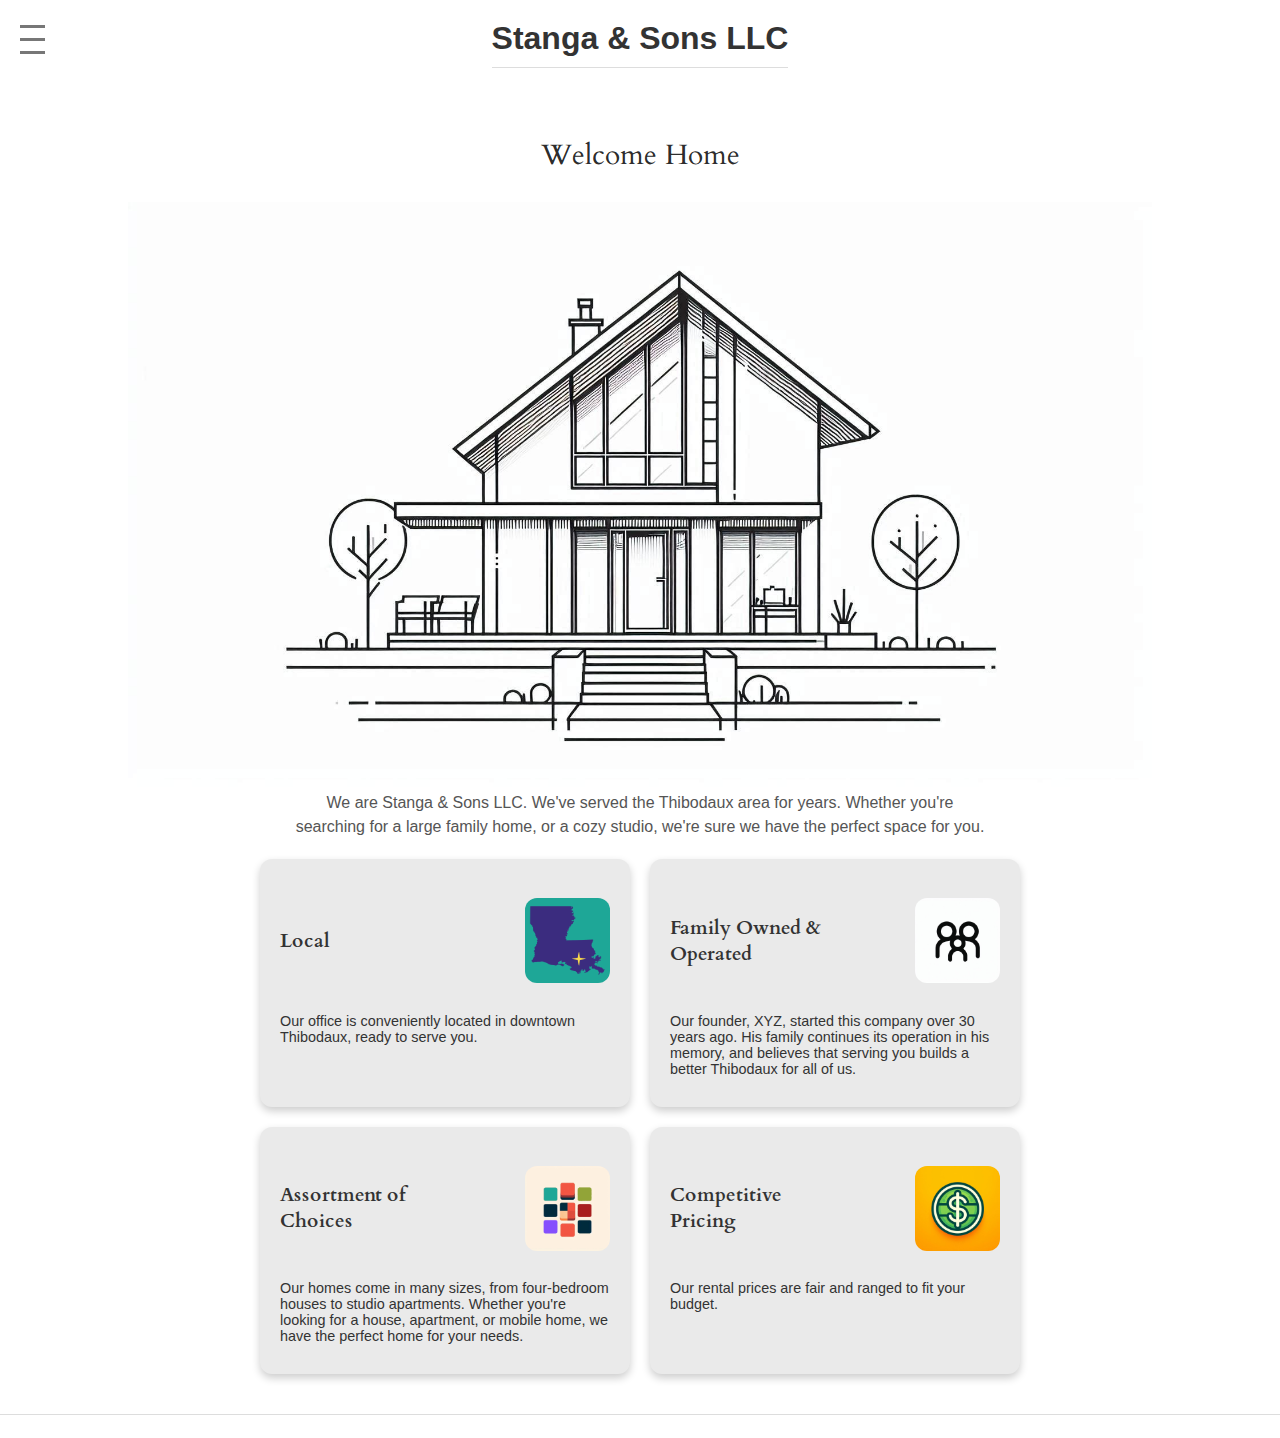
<file: index.html>
<!DOCTYPE html>
<html lang="en">
<head>
    <meta charset="UTF-8">
    <meta http-equiv="refresh" content="0; url=home.html">
    <link rel="icon" type="image/png" sizes="32x32" href="Website Images/FaviconLarge.JPG">
    <link rel="icon" type="image/png" sizes="16x16" href="Website Images/FaviconSmall.png">
    <title>Redirecting...</title>
    <link rel="preconnect" href="https://fonts.googleapis.com">
    <link rel="preconnect" href="https://fonts.gstatic.com" crossorigin>
    <link href="https://fonts.googleapis.com/css2?family=Cardo:ital,wght@0,400;0,700;1,400&display=swap" rel="stylesheet">
    <style>
        body {
            font-family: 'Cardo', serif;
            margin: 0;
            padding: 0;
            background-color: #fff;
            color: #000;
            text-align: center;
            padding-top: 100px;
        }
        p {
            margin-top: 20px;
        }
        a {
            color: #007bff;
            text-decoration: none;
        }
    </style>
</head>
<body>
    <p>If you are not redirected automatically, <a href="home.html">click here</a>.</p>
    <script src="scripts.js"></script>
</body>
</html>
</file>
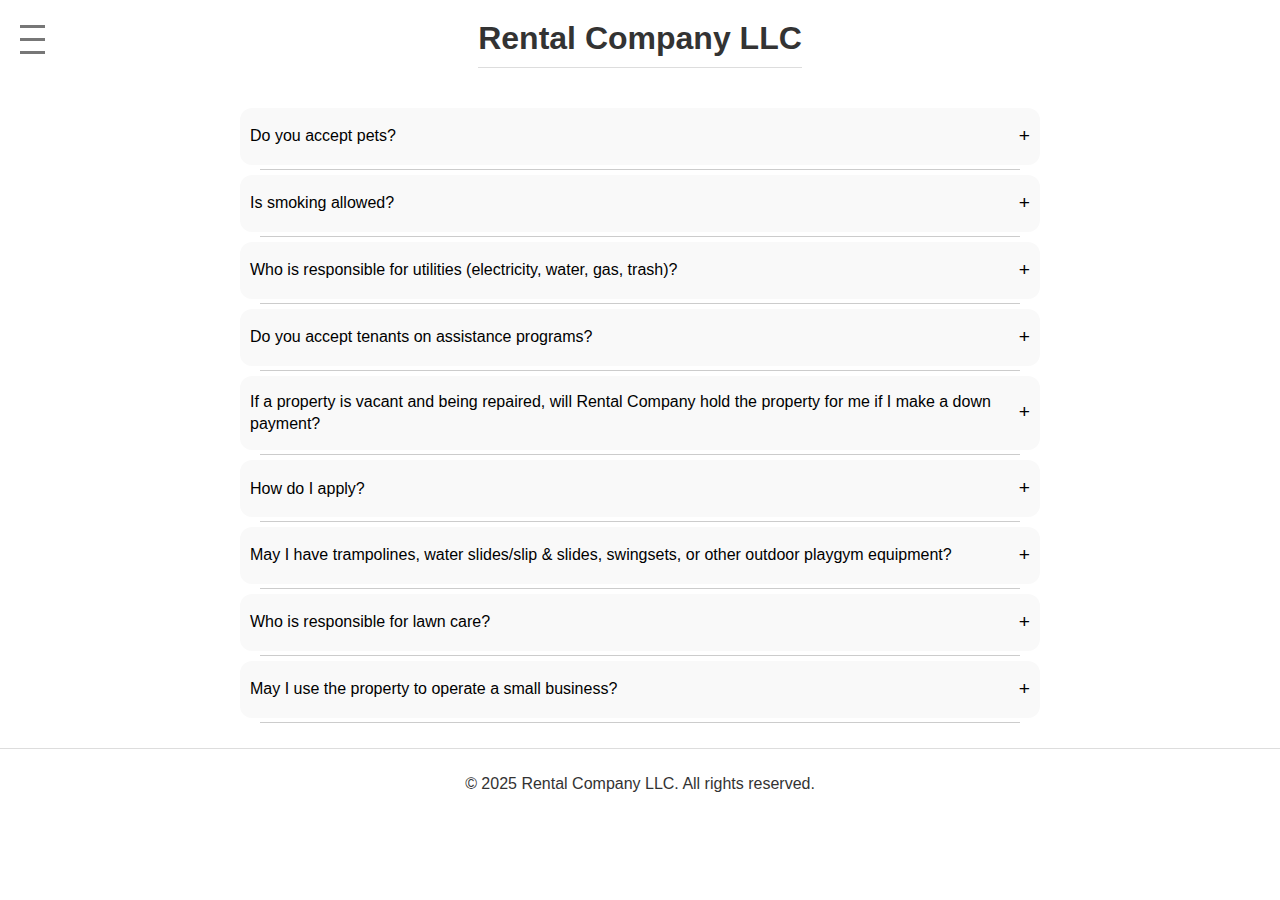
<file: faq.html>
<!DOCTYPE html>
<html lang="en">
<head>
    <meta charset="UTF-8">
    <meta name="viewport" content="width=device-width, initial-scale=1.0">
    <meta name="theme-color" content="#ffffff">
    <title>FAQ - Stanga & Sons LLC</title>
    <link rel="stylesheet" href="styles.css">
    <link href="https://fonts.googleapis.com/css2?family=Cardo&display=swap" rel="stylesheet">
</head>
<body>
    <header>
        <h1>Rental Company LLC</h1>
        <div class="hamburger">
            <div></div>
            <div></div>
            <div></div>
        </div>
    </header>
    <nav id="mySidenav" class="sidenav">
        <a href="javascript:void(0)" class="closebtn">×</a>
        <a href="index.html" class="nav-link-spacer">Home</a>
        <a href="faq.html">FAQ</a>
        <a href="vacancies.html">Vacancies</a>
        <a href="contact.html">Contact</a>
    </nav>
    <main>
        <section class="faq-section">
            <!-- FAQ Item 1 -->
            <div class="faq-item">
                <button class="faq-question">
                    <span>Do you accept pets?</span>
                    <span class="toggle-icon"></span>
                </button>
                <div class="faq-answer">
                  <div class ="faq-answer-inner">
                    <p>We do not accept pets.</p>
                  </div>
                </div>
            </div>

            <!-- FAQ Item 2 -->
            <div class="faq-item">
              <button class="faq-question">
                  <span>Is smoking allowed?</span>
                  <span class="toggle-icon"></span>
              </button>
              <div class="faq-answer">
                <div class ="faq-answer-inner">
                  <p>Smoking of any kind is prohibited.</p>
                </div>
              </div>
          </div>

            <!-- FAQ Item 3 -->
            <div class="faq-item">
              <button class="faq-question">
                  <span>Who is responsible for utilities (electricity, water, gas, trash)?</span>
                  <span class="toggle-icon"></span>
              </button>
              <div class="faq-answer">
                <div class ="faq-answer-inner">
                  <p>The tenant is responsible for all utilities unless otherwise stipulated.</p>
                </div>
              </div>
          </div>

            <!-- FAQ Item 4 -->
            <div class="faq-item">
              <button class="faq-question">
                  <span>Do you accept tenants on assistance programs?</span>
                  <span class="toggle-icon"></span>
              </button>
              <div class="faq-answer">
                <div class ="faq-answer-inner">
                  <p>We accepts tenants with access to a voucher from select public housing programs. Please inquire for more details.</p>
                </div>
              </div>
          </div>

            <!-- FAQ Item 5 -->
            <div class="faq-item">
              <button class="faq-question">
                  <span>If a property is vacant and being repaired, will Rental Company hold the property for me if I make a down payment?</span>
                  <span class="toggle-icon"></span>
              </button>
              <div class="faq-answer">
                <div class ="faq-answer-inner">
                  <p>We do not accept deposits until we sign a lease for the property, and we do not sign leases until the property is move-in ready.</p>
                </div>
              </div>
          </div>

            <!-- FAQ Item 6 -->
            <div class="faq-item">
              <button class="faq-question">
                  <span>How do I apply?</span>
                  <span class="toggle-icon"></span>
              </button>
              <div class="faq-answer">
                <div class ="faq-answer-inner">
                  <p>See our Contact page.</p>
                </div>
              </div>
          </div>

            <!-- FAQ Item 7 -->
            <div class="faq-item">
              <button class="faq-question">
                  <span>May I have trampolines, water slides/slip & slides, swingsets, or other outdoor playgym equipment?</span>
                  <span class="toggle-icon"></span>
              </button>
              <div class="faq-answer">
                <div class ="faq-answer-inner">
                  <p>Unfortunately, these are prohibited due to the liability issues they pose.</p>
                </div>
              </div>
          </div>

            <!-- FAQ Item 8 -->
            <div class="faq-item">
              <button class="faq-question">
                  <span>Who is responsible for lawn care?</span>
                  <span class="toggle-icon"></span>
              </button>
              <div class="faq-answer">
                <div class ="faq-answer-inner">
                  <p>The tenant is responsible for lawn care. Rental Company may provide grass cutting services, but we will charge a fee (based on yard size).</p>
                </div>
              </div>
          </div>

            <!-- FAQ Item 9 -->
            <div class="faq-item">
              <button class="faq-question">
                  <span>May I use the property to operate a small business?</span>
                  <span class="toggle-icon"></span>
              </button>
              <div class="faq-answer">
                <div class ="faq-answer-inner">
                  <p>Our residential properties are for residential use only. We do have an office with available space to use for commercial purposes. Please contact us if interested.</p>
                </div>
              </div>
          </div>
        </section>
    </main>

    <footer>
        <p>© 2025 Rental Company LLC. All rights reserved.</p>
    </footer>

    <script>
      document.addEventListener('DOMContentLoaded', () => {
          const faqQuestions = document.querySelectorAll('.faq-question');
          
          faqQuestions.forEach(questionBtn => {
              questionBtn.addEventListener('click', () => {
                  const faqItem = questionBtn.closest('.faq-item');
                  const answer = faqItem.querySelector('.faq-answer');
                  const answerInner = answer.querySelector('.faq-answer-inner');
                  
                  const isActive = faqItem.classList.toggle('active');
                  
                  if (isActive) {
                      answer.style.height = `${answerInner.scrollHeight}px`;
                  } else {
                      answer.style.height = `${answer.scrollHeight}px`;
                      setTimeout(() => {
                          answer.style.height = '0';
                      }, 0);
                  }
              });
          });
      });
      </script>
    
    <script src="scripts.js"></script>
</body>
</html>
</file>
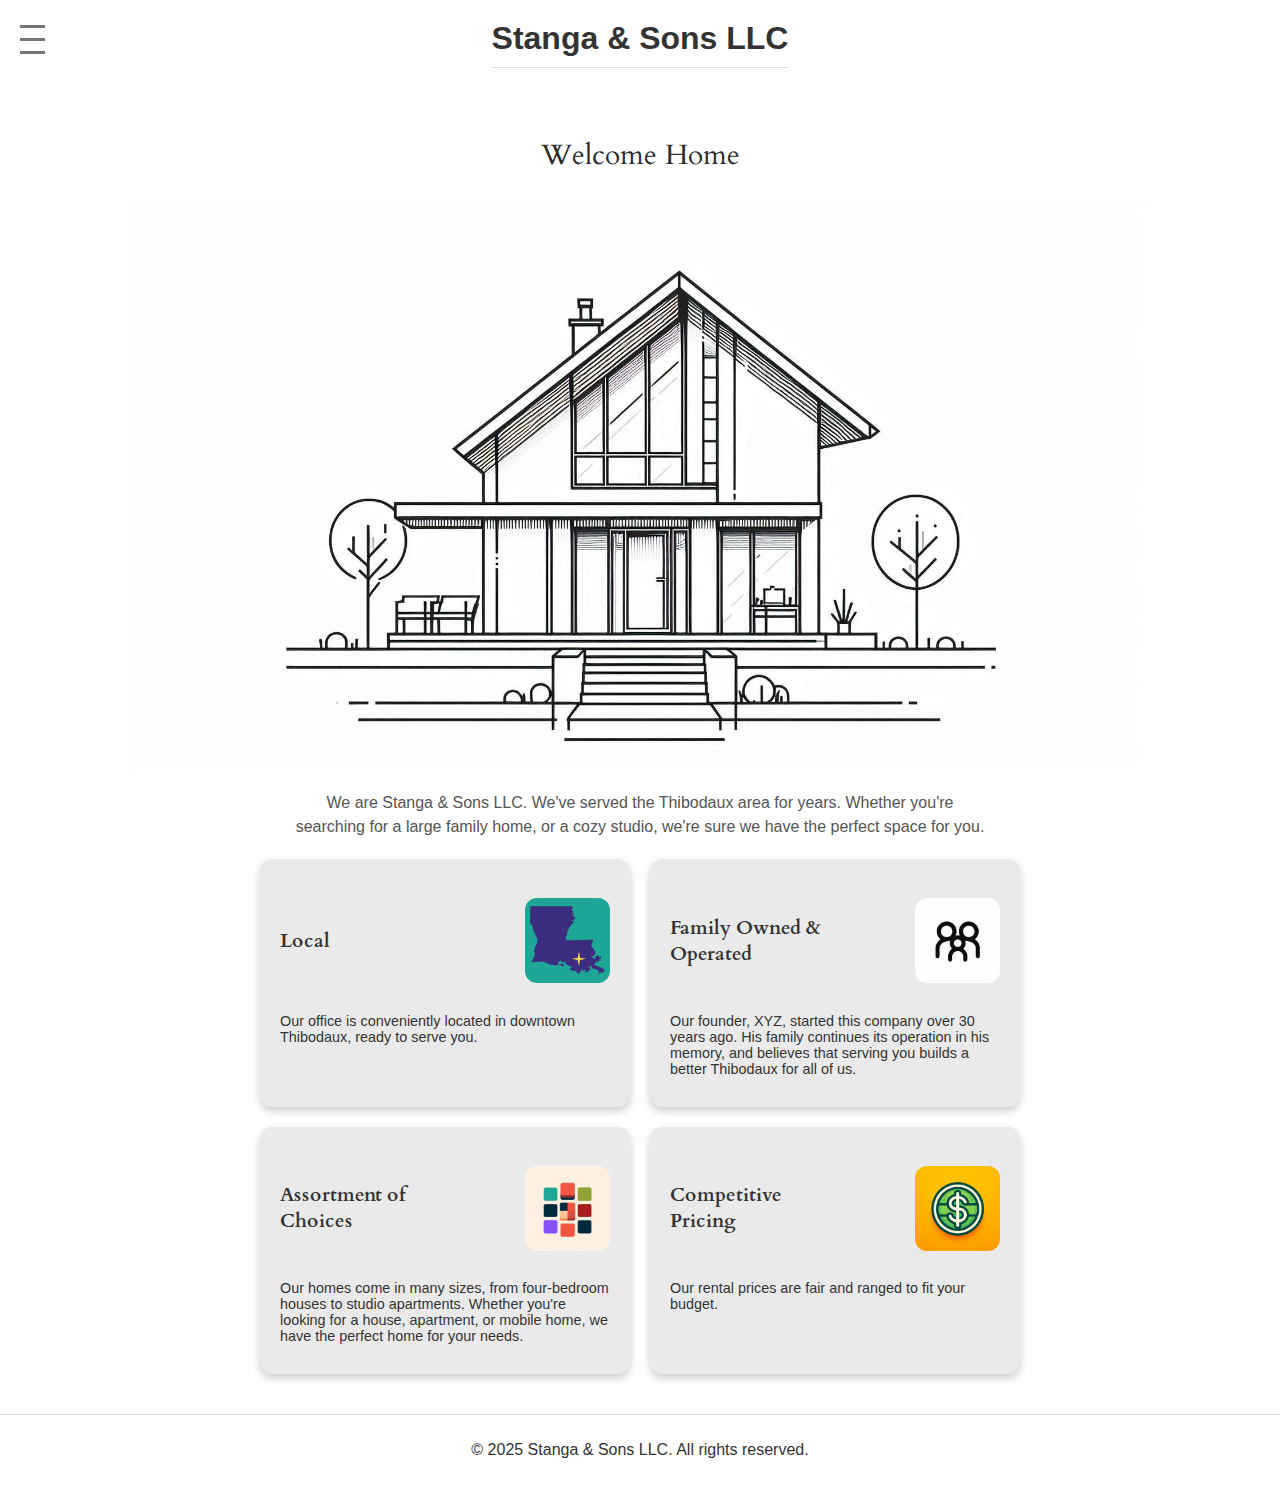
<file: home.html>
<!DOCTYPE html>
<html lang="en">
<head>
    <meta charset="UTF-8">
    <meta name="viewport" content="width=device-width, initial-scale=1.0">
    
    <!-- Fix for iPhone top bar color -->
    <meta name="theme-color" content="#ffffff">
    <meta name="apple-mobile-web-app-capable" content="yes">
    <meta name="apple-mobile-web-app-status-bar-style" content="default">
    <title>Stanga & Sons LLC</title>
    <link rel="stylesheet" href="styles.css">
    <link rel="icon" type="image/x-icon" href="Website Images/favicon.ico">
    <link rel="icon" type="image/png" href="Website Images/favicon-96x96.png" sizes="96x96">
    <link rel="icon" type="image/svg+xml" href="Website Images/favicon.svg">
    <link rel="mask-icon" href="Website Images/safari-pinned-tab.svg" color="#5bbad5" fill="currentColor">
    <link rel="shortcut icon" href="Website Images/favicon.ico">
    <link rel="manifest" href="Website Images/site.webmanifest">
    <!-- Light Mode Favicon -->
    <link rel="icon" type="image/png" href="Website Images/favicon-light.png" media="(prefers-color-scheme: light)">
    <link rel="apple-touch-icon" sizes="180x180" href="Website Images/apple-touch-icon-light.png" media="(prefers-color-scheme: light)">
    <!-- Dark Mode Favicon -->
    <link rel="icon" type="image/png" href="Website Images/favicon-dark.png" media="(prefers-color-scheme: dark)">
    <link rel="apple-touch-icon" sizes="180x180" href="Website Images/apple-touch-icon-dark.png" media="(prefers-color-scheme: dark)">
    <link href="https://fonts.googleapis.com/css2?family=Cardo&display=swap" rel="stylesheet">
</head>

<body>
    <div class="container">
        <header>
            <h1>Stanga & Sons LLC</h1>
        </header>
        <!-- Hamburger Menu Button -->
        <div class="hamburger" class="mobile-hamburger">
            <div></div>
            <div></div>
            <div></div>
        </div>
        <!-- Navigation -->
        <nav id="mySidenav" class="sidenav hidden">
            <a href="javascript:void(0)" class="closebtn">&times;</a>
            <a href="index.html" class="nav-link-spacer">Home</a>
            <a href="faq.html">FAQ</a>
            <a href="vacancies.html">Vacancies</a>
            <a href="contact.html">Contact</a>
        </nav>

        <!-- Main Content -->
        <main>
            <section class="welcome-section">
                <p>Welcome Home</p>
            </section>
            <section class="centered-section">
                <img src="Website Images/HouseLightMode.png" alt="House Sketch" class="house-sketch" id="house-sketch" style="width:100%">
                <p>We are Stanga & Sons LLC. We've served the Thibodaux area for years. Whether you're searching for a large family home, or a cozy studio, we're sure we have the perfect space for you.</p>
            </section>
            <!-- About Us Section -->
            <section class="about-us-section">
                <div class="about-us-box">
                    <h3 class="about-us-title">
                        Local <img src="Website Images/LocalGlyph.jpg" alt="Local Icon" class="icon">
                    </h3>
                    <p>Our office is conveniently located in downtown Thibodaux, ready to serve you.</p>
                </div>
                <div class="about-us-box">
                    <h3 class="about-us-title">
                        Family Owned & Operated <img src="Website Images/FamilyGlyph.png" alt="Family Icon" class="icon">
                    </h3>
                    <p>Our founder, XYZ, started this company over 30 years ago. His family continues its operation in his memory, and believes that serving you builds a better Thibodaux for all of us.</p>
                </div>
                <div class="about-us-box">
                    <h3 class="about-us-title">
                        Assortment of Choices <img src="Website Images/ChoiceGlyph.jpg" alt="Assortment Icon" class="icon">
                    </h3>
                    <p>Our homes come in many sizes, from four-bedroom houses to studio apartments. Whether you're looking for a house, apartment, or mobile home, we have the perfect home for your needs.</p>
                </div>
                <div class="about-us-box">
                    <h3 class="about-us-title">
                        Competitive Pricing <img src="Website Images/PriceGlyph.jpg" alt="Price Icon" class="icon">
                    </h3>
                    <p>Our rental prices are fair and ranged to fit your budget.</p>
                </div>
            </section>
        </main>
    </div>
    <!-- Footer (can be left full width or also wrapped in a container depending on your design) -->
    <footer>
        <p>&copy; 2025 Stanga & Sons LLC. All rights reserved.</p>
    </footer>
    <script src="scripts.js"></script>
</body>
</html>
</file>
<file: styles.css>
/* Global Box-Sizing Fix */
*,
*::before,
*::after {
    box-sizing: border-box;
}

@font-face {
    font-family: 'Decovar Draw';
    src: url('https://s3-us-west-2.amazonaws.com/s.cdpn.io/209981/DecovarDRAW-VF.ttf');
}

/* General Styles */
body {
    font-family: 'Open Sans', sans-serif;
    margin: 0;
    padding: 0;
    background-color: #ffffff;
    color: #333; /* Text color */
    display: flex;
    flex-direction: column;
    align-items: center;
}

.container {
    width: 80%;
    margin: 0 auto;
    overflow: visible;
}

/* Header Styles */
header {
    background: #ffffff;
    color: #333;
    padding: 20px 0;
    text-align: center;
    /* Remove the border from here */
}

header h1 {
    margin: 0;
    display: inline-block;  /* So the border only covers the text */
    padding-bottom: 10px;
    border-bottom: 1px solid #ddd;
}

/* Navigation Styles */
.sidenav.hidden {
    transform: translateX(-100%); /* Hide the menu by default */
}

nav {
    height: 100%;
    width: 250px; /* Default width for the menu */
    position: fixed;
    z-index: 1;
    top: 0;
    left: 0;
    background-color: #000000;
    overflow-x: hidden;
    transform: translateX(-100%); /* Default state after load */
    transition: transform 0.3s ease-in-out;
    padding-top: 60px;
}

nav.open {
    transform: translateX(0); /* Open state */
}

nav a {
    padding: 8px 8px 8px 32px;
    text-decoration: none;
    font-size: 25px;
    color: #ffffff;
    display: block;
    transition: background-color 0.8s, color 0.3s;
}

nav a:not(.closebtn) {
    /* When not hovered, use a slower transition for the reverse (unhover) effect */
    transition: transform 0.4s ease-out;
}

nav a:not(.closebtn):hover {
    transform: translateX(40px);
    /* When hovered, use a quicker transition to slide in */
    transition: transform 0.2s ease-in;
}

nav .closebtn {
    position: absolute;
    top: 5px; /* Adjusted to more closely align with the center of the hamburger menu */
    right: 25px;
    font-size: 36px;
    margin-left: 50px;
}

.nav-home-link {
    margin-top: 20px;
}

.nav-link-spacer {
    margin-top: 20px;
}

@media screen and (max-height: 450px) {
    nav {
        padding-top: 15px;
    }
    nav a {
        font-size: 18px;
    }
}

/* Main Content Styles */
main {
    padding: 20px 0;
}

.welcome-section {
    text-align: center; /* Align text in center of page */
    font-family: 'Cardo', serif; /* Apply Cardo font */
    font-size: 28px;
    color: #202020f6;
    max-width: 500px;
    margin: 0 auto;
}

.centered-section {
    text-align: center; /* Align text in center of page */
    max-width: 1200px; /* This controls the size of the house sketch on the home page */
    margin: 0 auto;
}

.centered-section img.House Sketch {
    width: 100%; /* Increase the width to make the image larger */
    max-width: none; /* Remove any previous max-width limitations */
    height: auto; /* Maintains the aspect ratio of the image */
    display: block; /* Ensures image behaves as a block element */
    margin: 20px auto 0; /* Centers the image horizontally and adds top margin */
}

section.centered-section p.decades-section {
    text-align: center;
    font-family: 'Cardo', serif;
    font-size: 23px; /* Increase the font size */
    color: #202020f6;
    max-width: 500px;
    margin: 0 auto;
    margin-bottom: 20px;
}

/* Apply more spacing between paragraphs */
section.centered-section p + p {
    margin-top: 20px;
}

.centered-section p {
    font-size: 1em; /* Reduced font size */
    color: #555;
    margin-top: 10px;
    max-width: 700px; /* Adjust the max-width to control paragraph width */
    margin: 0 auto; /* Center the paragraph */
    line-height: 1.5;
}
/* Vacant Properties Section */
.vacancy-title {
    font-size: 28px; /* Adjust font size */
    margin-bottom: 2px;
    color: #202020f6; /* Adjust text color */
    font-family: 'Cardo', serif; /* Apply Cardo font */
}

.vacancy-description {
    font-size: 22px; /* Reduced font size */
    color: #202020f6; /* Adjust text color */
    margin-bottom: 100px;
    font-family: 'Cardo', serif; /* Apply Cardo font */
}

.vacancy-section {
    text-align: center; /* Align text in center of page */
    font-family: 'Cardo', serif; /* Apply Cardo font */
    font-size: 22px;
    color: #202020f6;
    max-width: 500px;
    margin: 0 auto;
    margin-bottom: 100px;
}

/* Property Description */
.property-description {
    font-size: 18px; /* Reduced font size */
    color: #202020f6; /* Adjust text color */
    font-family: 'Helvetica', sans-serif; /* Apply Helvetica font */
    margin-bottom: 10px;
}

.zillow-logo {
    font-family: 'Helvetica', sans-serif; /* Apply Helvetica font */
    width: 150px;
    height: auto;
    margin-top: 5px;
    transition: transform 0.3s ease;
}

.zillow-logo:hover {
    transform: scale(1.1);
}

/* About Us Section */
.about-us-section {
    display: grid;
    grid-template-columns: repeat(2, 1fr);
    gap: 20px;
    max-width: 800px;
    margin: 0 auto;
    padding: 20px;
    background-color: #ffffff;
    border-radius: 12px;
}

.about-us-box {
    background-color: #eaeaea;
    border-radius: 12px;
    box-shadow: 0 4px 8px rgba(0, 0, 0, 0.2);
    padding: 20px;
    box-sizing: content-box;
    display: flex;
    flex-direction: column;
    align-items: left;
    text-align: left;
    position: relative;
}

.about-us-title {
    font-family: 'Cardo', serif; /* Apply Cardo font */
    font-size: 1.2em; /* Increase the font size */
    display: flex;
    align-items: center;
    justify-content: space-between;
    width: 100%;
}

.icon {
    width: 85px;
    height: auto;
    margin-left: 90px; /* Adjust this value to push the icon further right */
    border-radius: 12px;
}

.about-us-box p {
    margin: 10px 0;
    font-size: 0.9em; /* Reduced font size */
}

/* Footer Styles */
footer {
    background: #ffffff; /* Set background color to white */
    color: #333;
    text-align: center;
    padding: 10px 0;
    border-top: 1px solid #ddd;
    position: relative;
    bottom: 0;
    width: 100%;
}

/* Hamburger Menu Styles */
.hamburger {
    display: flex;
    flex-direction: column;
    cursor: pointer;
    padding: 10px;
    position: fixed;
    top: 10px;
    left: 10px;
    z-index: 1001;
}


.hamburger div {
    width: 25px;
    height: 3px;
    background: #777; /* Gray when closed in light mode */
    margin: 5px 0;
    transition: background 0.3s ease;
}

.hamburger.nav-open div {
    background: #ffffff !important;
}

/* FAQ Section Styles */
.faq-section {
    max-width: 800px;
    width: 100%;
    margin: 0 auto;
}

.faq-item {
    margin-bottom: 10px;
    width: 100%;
}

.faq-question {
    background: #f9f9f9;
    border: none;
    width: 100%;
    text-align: left;
    font-size: 1rem;
    line-height: 1.4;
    padding: 15px 10px;
    cursor: pointer;
    display: grid;
    grid-template-columns: 1fr auto;
    gap: 10px;
    align-items: center;
    box-sizing: border-box;
    border-radius: 12px; /* Subtle squircle for question box */
    transition: background-color 0.4s ease-in-out;
    position: relative;
    color: #000000;
}

.faq-question::after {
    content: '';
    position: absolute;
    bottom: -5px;
    left: 20px;
    right: 20px;
    border-bottom: 1px solid #ccc;
}

/* Hover effect for light mode */
.faq-question:hover {
    background: #e0e0e0; /* Slightly darker gray for light mode hover */
}

.toggle-icon::before {
    content: '+';
    font-size: 1.2rem;
}

.faq-item.active .toggle-icon::before {
    content: '-';
}

.faq-answer {
    height: 0;
    overflow: hidden;
    transition: height 0.4s ease-in-out;
    background-color: #ffffff;
    border-radius: 12px; /* Subtle squircle for answer box */
}

.faq-answer-inner {
    padding-top: 5px;    /* Space above the answer */
    padding-right: 10px;
    padding-bottom: 2px; /* Minimize space below the answer */
    padding-left: 10px;
    font-size: 0.95rem;
    color: #000000;
}

/****************************************/
/* 1) Ensure .contact-info can position children absolutely */
.contact-info {
    position: relative; /* allows absolute positioning inside */
    padding: 1px 20px; 
    font-size: 18px;
    max-width: 800px;
    margin: 5px auto;
    background-color: #f1f1f1;
    border-radius: 12px;
    box-shadow: 0 4px 6px rgba(0, 0, 0, 0.1);
    color: #333;
}

/****************************************/
/* 2) Envelope Anchor Positioned Top-Right */
.email-animation-container {
    position: absolute;
    top: 5px;         /* tweak to move envelope up/down */
    right: 20px;       /* tweak for left/right */
    width: 200px;
    height: 200px;
    cursor: pointer;
    text-decoration: none; /* remove underline, etc. */
}

/* 2) .letter-scale wrapper: it’s sized to 200px (same as .email-animation-container) */
.letter-scale {
    width: 100%;
    height: 100%;
    transform-origin: top right; /* So it scales from the top-right corner */
    /* No transform by default on desktop */
}

/****************************************/
/* 3) Flattened Envelope Animation Code *//* Removed 'body { background: #323641; }' so it won't override the page's white background. *//* .letter-image: Now relative to fill the .email-animation-container */
.letter-image {
    position: relative;
    width: 200px;
    height: 200px;
}

/* Envelope parts */.animated-mail {
    position: relative;
    height: 150px;
    width: 200px;
    transition: 0.4s;
}

.animated-mail .body {
    position: absolute;
    bottom: 0;
    width: 0;
    height: 0;
    border-style: solid;
    border-width: 0 0 100px 200px;
    border-color: transparent transparent #e95f55 transparent;
    z-index: 2;
}

.animated-mail .top-fold {
    position: absolute;
    top: 50px;
    width: 0;
    height: 0;
    border-style: solid;
    border-width: 50px 100px 0 100px;
    transform-origin: 50% 0%;
    transition: transform 0.4s 0.4s, z-index 0.2s 0.4s;
    border-color: #cf4a43 transparent transparent transparent;
    z-index: 2;
}

.animated-mail .back-fold {
    position: absolute;
    bottom: 0;
    width: 200px;
    height: 100px;
    background: #cf4a43;
    z-index: 0;
}

.animated-mail .left-fold {
    position: absolute;
    bottom: 0;
    width: 0;
    height: 0;
    border-style: solid;
    border-width: 50px 0 50px 100px;
    border-color: transparent transparent transparent #e15349;
    z-index: 2;
}

.animated-mail .letter {
    left: 20px;
    bottom: 0;
    position: absolute;
    width: 160px;
    height: 60px;
    background: white;
    z-index: 1;
    overflow: hidden;
    transition: 0.4s 0.2s;
}
.animated-mail .letter .letter-border {
    height: 10px;
    width: 100%;
    background: repeating-linear-gradient(
      -45deg,
      #cb5a5e,
      #cb5a5e 8px,
      transparent 8px,
      transparent 18px
    );
}

.animated-mail .letter .letter-title {
    margin-top: 10px;
    margin-left: 5px;
    height: 10px;
    width: 40%;
    background: #cb5a5e;
}

.animated-mail .letter .letter-context {
    margin-top: 10px;
    margin-left: 5px;
    height: 10px;
    width: 20%;
    background: #cb5a5e;
}

.animated-mail .letter .letter-stamp {
    margin-top: 30px;
    margin-left: 120px;
    border-radius: 100%;
    height: 30px;
    width: 30px;
    background: #cb5a5e;
    opacity: 0.3;
}

/* Shadow at bottom of envelope */
/* .shadow {
    position: absolute;
    top: 200px;
    left: 50%;
    width: 300px;
    height: 30px;
    transition: 0.4s;
    transform: translateX(-50%);
    border-radius: 100%;
    background: radial-gradient(rgba(0,0,0,0.5), rgba(0,0,0,0), rgba(0,0,0,0));
} 
    
*//****************************************/
/* 4) Animate Envelope on Hover/Tap */
/* Hovering .email-animation-container triggers the envelope to “open.” */
.email-animation-container:hover .animated-mail,
.email-animation-container:focus .animated-mail,
.email-animation-container:active .animated-mail {
    transform: translateY(50px);
}

.email-animation-container:hover .top-fold,
.email-animation-container:focus .top-fold,
.email-animation-container:active .top-fold {
    transition: transform 0.4s, z-index 0.2s;
    transform: rotateX(180deg);
    z-index: 0;
}

.email-animation-container:hover .letter,
.email-animation-container:focus .letter,
.email-animation-container:active .letter {
    height: 180px;
}

/* .email-animation-container:hover .shadow,
.email-animation-container:focus .shadow,
.email-animation-container:active .shadow {
    width: 250px;
} */
.contact-info p {
    margin: 20px 10px;
}

.hours-section {
    margin: 20px 0;
    text-align: left;
}

.office-image {
    width: 100%;          /* Allow image to scale with its container */
    max-width: 700px;     /* Cap it at 700px if the container is wider */
    height: auto;         /* Maintain aspect ratio */
    display: block;       /* Remove any inline gap */
    margin: 0 auto;       /* Center the image within its container */
    border-radius: 12px;
}

.map-section {
    padding: 20px;
    text-align: center;
}

#map {
    height: 400px;
    width: 90%;
    margin-top: 20px;
    display: block;
    margin: 20px auto;
    border-radius: 12px;
}

.property-image {
    width: 100%;
    max-width: 1000px;
    height: auto;
    display: block;
    margin: 20px auto;
    border-radius: 12px;
    box-shadow: 0 4px 12px rgba(0, 0, 0, 0.2);
}

/* Combined Mobile Media Query */
@media (max-width: 768px) {
    /* Adjust container width and padding */
    .container {
        width: 95%;
        padding: 0 1px;
    }

    /* Make header title font smaller */
    header h1 {
        font-size: 26px;
    }

    /* Centered section adjustments */
    .centered-section img.house-sketch {
        width: 95%;
        max-width: 400px;
        height: auto;
    }

    .centered-section p {
        max-width: 95%;
        word-wrap: break-word;
        margin: 0 auto 20px;
        font-size: 0.9em;
        line-height: 1.4;
    }

    /* About Us Section for mobile */
    .about-us-section {
        width: 100%;
        max-width: 100%;
        margin: 0 auto;
        padding: 0 15px;
        grid-template-columns: 1fr;
        gap: 15px;
    }

    .about-us-box {
        width: 100%;
        max-width: 100%;
        padding: 20px;
        box-sizing: border-box;
    }

    /* FAQ Section adjustments for mobile */
    .faq-section {
        padding: 0 15px;
        max-width: 100%;
    }

    .faq-question {
        padding: 15px 15px;
    }

    .faq-answer-inner {
        padding: 10px 15px;
    }

    /* Contact Page adjustments for mobile */
    .contact-info {
        width: 90%;
        max-width: 90%;
        margin: 0 auto;
        padding: 15px;
    }

.letter-scale {
    transform: scale(0.6); /* Adjust to your liking, e.g. 0.5, 0.7, etc. */
}

/* 

   Explanation: On screens narrower than 768px, scale the entire letter (all shapes + shadow) down to 60%. 
Because transform-origin: top right, it will “shrink” toward its top-right corner, 
staying in the same top-right position of .contact-info. 
Tweak the scale factor if it’s still too large or too small.
*/
.contact-info img {
   width: 100% !important;
   max-width: 100%;
   height: auto;
}

.hours-section,
.map-section,
#map {
   width: 100%;
   max-width: 100%;
}

.map-section, #map {
   margin-bottom: 5px;
}
}

/* Light Mode Overrides */
@media (prefers-color-scheme: light) {
    header, footer {
        background-color: #ffffff;
        color: #333;
    }
}/* Dark Mode Overrides */
@media (prefers-color-scheme: dark) {
    body {
        background-color: #162030;
        color: #ffffff;
    }

header, footer {
    background-color: #162030;
    color: #ffffff;
}

.hamburger div {
    background: #ffffff !important;
}

.sidenav {
    height: 100%;
    width: 250px;
    position: fixed;
    z-index: 1;
    top: 0;
    left: 0;
    background-color: #000000;
    overflow-x: hidden;
    transform: translateX(-100%);
    transition: transform 0.3s ease-in-out;
    padding-top: 60px;
    visibility: visible;
}
.sidenav.open {
    transform: translateX(0);
}

nav a {
    color: #ffffff;
}

.welcome-section p,
.centered-section p.decades-section,
.centered-section p {
    color: #ffffff !important;
}

.about-us-section {
    background-color: #162030;
}

.about-us-box {
    background-color: #28333A;
    color: #ffffff;
}

.contact-info {
    background-color: #28333A; 
    color: #ffffff;
}

.house-sketch {
    content: url("Website Images/HouseDarkMode.png");
}

.office-image {
    content: url("Website Images/OfficeNight.jpg");
}

.vacancy-title, 
.vacancy-description, 
.vacancy-section,
.property-description {
    color: #ffffff;
}

.faq-question {
    background-color: #28333A; /* Darker background for question */
    color: #fff;
}

.faq-question:hover {
    background-color: #3A4A55; /* Hover color for dark mode */
}

.faq-answer {
    background-color: #162030; /* Darker background for answer */
    color: #fff;
}

.faq-answer-inner {
    color: #fff;
}

.contact-info a[href^="mailto:"] {
    color: #ff924a;
}

}/* Vacancies Title Styles */
.vacancies-title {
    display: flex;
    justify-content: center;
    align-items: center;
    filter: drop-shadow(2px 2px 0 #333);
}

.vacancies-title h1 {
    margin: 0;
    font-size: 10vw;
    position: relative;
    font-weight: 400;
    letter-spacing: 1rem;
    font-family: "Decovar Draw";
    font-variation-settings: 'RSEC' 60.00;
    animation: draw 6s forwards;
    background: linear-gradient(to bottom, #a67d83 0%,#616cd3 20%,#84fafc 43%,#fdfbf3 60%,#f9f697 82%,#f4d186 100%);
    -webkit-background-clip: text;
    background-clip: text;
    -webkit-text-fill-color: transparent;
    display: flex;
    align-items: center;
    justify-content: center;
    align-content: center;
    text-align: center;
}

.vacancies-title h1::before {
    content: attr(data-text);
    width: 100%;
    position: absolute;
    left: 0;
    top: 0;
    z-index: -1;
    text-shadow: -1px -1px 0 #1d2b38, 1px -1px 0 #1d2b38, -1px 1px 0 #1d2b38,
        1px 1px 0 #1d2b38, 1px 0px 0px #1d2b38, 0px 1px 0px #1d2b38, 2px 1px 0px #1d2b38,
        1px 2px 0px #1d2b38, 3px 2px 0px #1d2b38, 2px 3px 0px #1d2b38, 4px 3px 0px #1d2b38,
        3px 4px 0px #1d2b38, 5px 4px 0px #1d2b38, 3px 5px 0px #1d2b38,
        6px 5px 0px #1d2b38, -1px 2px 0 #1d2b38, 0 3px 0 #1d2b38, 1px 4px 0 #1d2b38,
        2px 5px 0px #1d2b38, 2px -1px 0 #1d2b38, 3px 0 0 #1d2b38, 4px 1px 0 #1d2b38,
        5px 2px 0px #1d2b38, 6px 3px 0 #1d2b38, 7px 4px 0 #1d2b38, 7px 5px 0 #1d2b38;
    display: flex;
    align-items: center;
    justify-content: center;
    height: 100%;
    transform: translate(-5px, -5px);
}

.vacancies-title h1::after {
    content: attr(data-text);
    width: 100%;
    position: absolute;
    left: 0;
    top: 0;
    transform: translate(10px, 5px);
    z-index: -2;
    background: linear-gradient(to bottom, #a67d83 0%,#616cd3 20%,#84fafc 43%,#fdfbf3 60%,#f9f697 82%,#f4d186 100%);
    -webkit-background-clip: text;
    background-clip: text;
    -webkit-text-fill-color: transparent;
    animation: draw 6s forwards;
    display: flex;
    align-items: center;
    justify-content: center;
    height: 100%;
}

.vacancies-title span::before {
    content: attr(data-text);
    width: 100%;
    position: absolute;
    left: 0;
    top: 0;
    z-index: -3;
    transform: translate(10px, 5px);
    /* text-shadow: -1px -1px 0 #1d2b38, 1px -1px 0 #1d2b38, -1px 1px 0 #1d2b38,
        1px 1px 0 #1d2b38, 1px 0px 0px #1d2b38, 0px 1px 0px #1d2b38, 2px 1px 0px #1d2b38,
        1px 2px 0px #1d2b38, 3px 2px 0px #1d2b38, 2px 3px 0px #1d2b38, 4px 3px 0px #1d2b38,
        3px 4px 0px #1d2b38, 5px 4px 0px #1d2b38, 3px 5px 0px #1d2b38,
        6px 5px 0px #1d2b38, -1px 2px 0 #1d2b38, 0 3px 0 #1d2b38, 1px 4px 0 #1d2b38,
        2px 5px 0px #1d2b38, 2px -1px 0 #1d2b38, 3px 0 0 #1d2b38, 4px 1px 0 #1d2b38,
        5px 2px 0px #1d2b38, 6px 3px 0 #1d2b38, 7px 4px 0 #1d2b38, 7px 5px 0 #1d2b38; */
}

@keyframes draw {
    0% {font-variation-settings: 'DRAW' 1000;}
    100% {font-variation-settings: 'DRAW' 0;}
}
</file>
